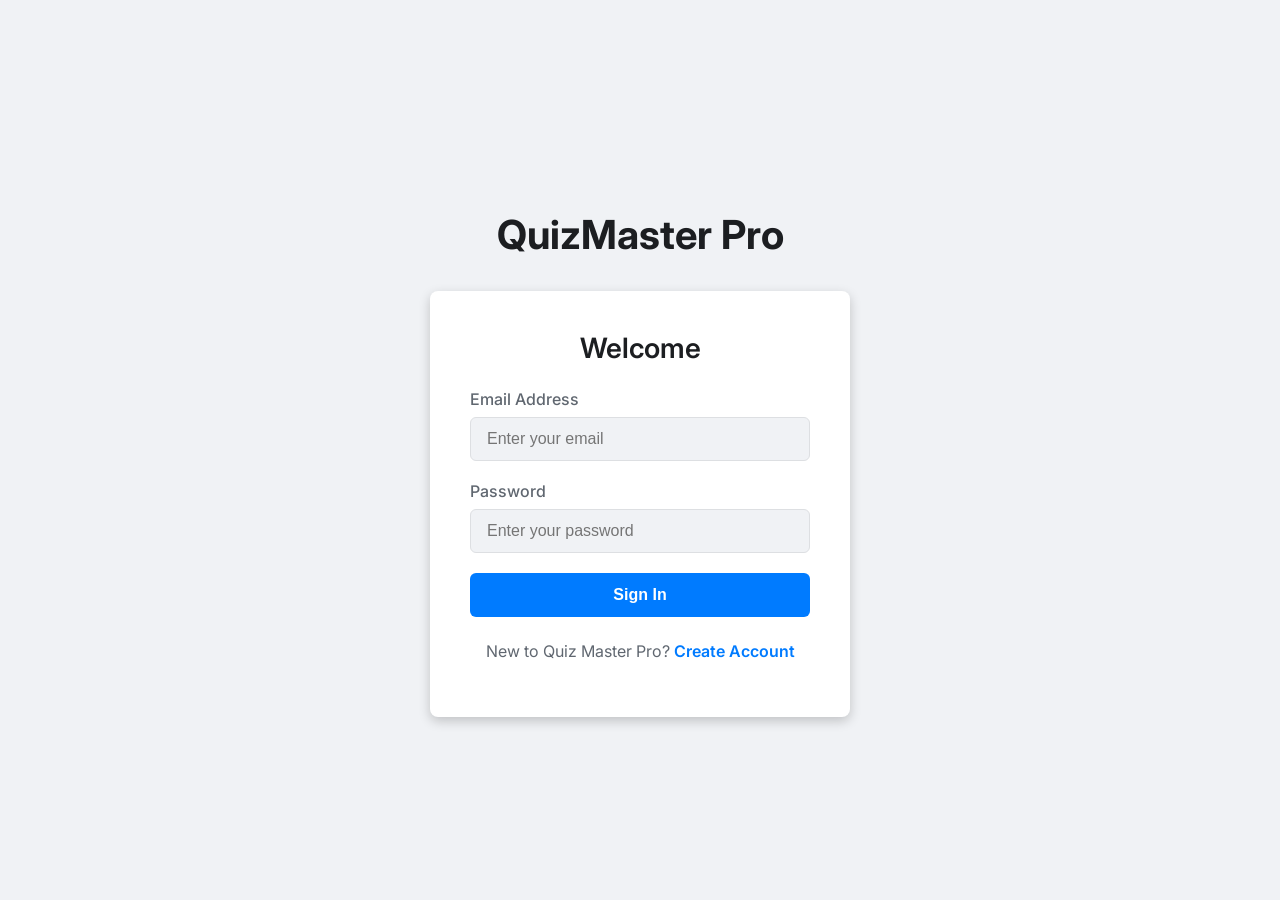
<file: index.html>
<!DOCTYPE html>
<html lang="en">
<head>
    <meta charset="UTF-8">
    <meta name="viewport" content="width=device-width, initial-scale=1.0">
    <title>QuizMaster Pro - Authentication</title>
    <link rel="preconnect" href="https://fonts.googleapis.com">
    <link rel="preconnect" href="https://fonts.gstatic.com" crossorigin>
    <link href="https://fonts.googleapis.com/css2?family=Inter:wght@400;500;600;700&display=swap" rel="stylesheet">
    <style>
        :root {
            --bg-primary: #f0f2f5;
            --bg-secondary: #ffffff;
            --text-primary: #1c1e21;
            --text-secondary: #606770;
            --border-color: #dddfe2;
            --primary-color: #007bff;
            --primary-color-hover: #0056b3;
            --success-color: #28a745;
            --error-color: #dc3545;
            --shadow-color-light: rgba(0, 0, 0, 0.1);
            --shadow-color-heavy: rgba(0, 0, 0, 0.2);
            --font-family: 'Inter', sans-serif;
            --border-radius: 8px;
        }


        *, *::before, *::after {
            box-sizing: border-box;
        }

        body {
            font-family: var(--font-family);
            background-color: var(--bg-primary);
            color: var(--text-primary);
            margin: 0;
            display: grid;
            place-items: center;
            min-height: 100vh;
            padding: 20px;
            transition: background-color 0.2s ease, color 0.2s ease;
        }
        
        .theme-switcher {
            position: absolute;
            top: 20px;
            right: 20px;
        }
        #theme-toggle-btn {
            background: var(--bg-secondary);
            border: 1px solid var(--border-color);
            border-radius: 50%;
            width: 40px;
            height: 40px;
            cursor: pointer;
            display: flex;
            align-items: center;
            justify-content: center;
            box-shadow: 0 2px 5px var(--shadow-color-light);
            transition: background-color 0.2s, border-color 0.2s;
        }
        #theme-toggle-btn svg {
            width: 20px;
            height: 20px;
            color: var(--text-primary);
        }
        #theme-toggle-btn .sun-icon { display: block; }
        #theme-toggle-btn .moon-icon { display: none; }

        [data-theme="dark"] #theme-toggle-btn .sun-icon { display: none; }
        [data-theme="dark"] #theme-toggle-btn .moon-icon { display: block; }
        

        .auth-container {
            width: 100%;
            max-width: 420px;
            text-align: center;
        }

        .auth-container h1 {
            font-size: 2.5rem;
            font-weight: 700;
            margin-bottom: 2rem;
            color: var(--text-primary);
        }

        .form-container {
            background-color: var(--bg-secondary);
            padding: 2.5rem;
            border-radius: var(--border-radius);
            box-shadow: 0 4px 12px var(--shadow-color-heavy);
            display: none;
            text-align: left;
            opacity: 0;
            transform: scale(0.98);
            transition: opacity 0.3s ease, transform 0.3s ease;
        }

        .form-container.active {
            display: block;
            opacity: 1;
            transform: scale(1);
        }

        .form-container h2 {
            margin-top: 0;
            margin-bottom: 1.5rem;
            font-size: 1.75rem;
            font-weight: 600;
            text-align: center;
        }

        .form-group {
            margin-bottom: 1.25rem;
        }

        .form-group label {
            display: block;
            font-weight: 500;
            margin-bottom: 0.5rem;
            color: var(--text-secondary);
        }

        .form-group input {
            width: 100%;
            padding: 0.75rem 1rem;
            border: 1px solid var(--border-color);
            border-radius: 6px;
            background-color: var(--bg-primary);
            color: var(--text-primary);
            font-size: 1rem;
            transition: border-color 0.2s ease, box-shadow 0.2s ease;
        }

        .form-group input:focus {
            outline: none;
            border-color: var(--primary-color);
            box-shadow: 0 0 0 3px color-mix(in srgb, var(--primary-color) 20%, transparent);
        }

        .btn {
            width: 100%;
            padding: 0.8rem 1rem;
            font-size: 1rem;
            font-weight: 600;
            color: #fff;
            background-color: var(--primary-color);
            border: none;
            border-radius: 6px;
            cursor: pointer;
            transition: background-color 0.2s ease, transform 0.1s ease;
            position: relative;
            overflow: hidden;
        }

        .btn:hover {
            background-color: var(--primary-color-hover);
        }
        
        .btn:active {
            transform: scale(0.98);
        }

        .btn.loading {
            color: transparent;
        }

        .btn.loading::after {
            content: '';
            position: absolute;
            width: 20px;
            height: 20px;
            top: 0;
            left: 0;
            right: 0;
            bottom: 0;
            margin: auto;
            border: 3px solid transparent;
            border-top-color: #fff;
            border-radius: 50%;
            animation: btn-loading-spinner 1s ease infinite;
        }
        
        @keyframes btn-loading-spinner {
            from { transform: rotate(0turn); }
            to { transform: rotate(1turn); }
        }

        #login-messages, #register-messages {
            margin-bottom: 1rem;
            text-align: center;
            font-weight: 500;
        }
        .error-message { color: var(--error-color); }
        .success-message { color: var(--success-color); }

        .toggle-form {
            margin-top: 1.5rem;
            text-align: center;
            color: var(--text-secondary);
        }

        .toggle-form a {
            color: var(--primary-color);
            font-weight: 600;
            text-decoration: none;
        }

        .toggle-form a:hover {
            text-decoration: underline;
        }
        
        .password-strength {
            height: 5px;
            background: var(--bg-primary);
            border-radius: 5px;
            margin-top: 8px;
            overflow: hidden;
        }

        .password-strength-bar {
            height: 100%;
            width: 0;
            transition: width 0.3s, background-color 0.3s;
        }

        .password-strength-bar.strength-weak { width: 25%; background-color: #e74c3c; }
        .password-strength-bar.strength-medium { width: 60%; background-color: #f39c12; }
        .password-strength-bar.strength-strong { width: 100%; background-color: #2ecc71; }
        
    </style>
</head>
<body>
    
    <div class="auth-container">
        <h1>QuizMaster Pro</h1>       
        <div id="login-form" class="form-container active">
            <h2>Welcome</h2>
            <div id="login-messages"></div>
            <form id="login">
                <div class="form-group">
                    <label for="login-email">Email Address</label>
                    <input type="email" id="login-email" placeholder="Enter your email" required>
                </div>
                <div class="form-group">
                    <label for="login-password">Password</label>
                    <input type="password" id="login-password" placeholder="Enter your password" required>
                </div>
                <button type="submit" class="btn" id="login-btn">Sign In</button>
            </form>
            <div class="toggle-form">
                <p>New to Quiz Master Pro? <a href="#" id="show-register">Create Account</a></p>
            </div>
        </div>
        
        <div id="register-form" class="form-container">
            <h2>Create Account</h2>
            <div id="register-messages"></div>
            <form id="register">
                <div class="form-group">
                    <label for="register-name">Full Name</label>
                    <input type="text" id="register-name" placeholder="Enter your full name" required>
                </div>
                <div class="form-group">
                    <label for="register-email">Email Address</label>
                    <input type="email" id="register-email" placeholder="Enter your email" required>
                </div>
                <div class="form-group">
                    <label for="register-password">Password</label>
                    <input type="password" id="register-password" placeholder="Create a strong password" required>
                    <div class="password-strength">
                        <div class="password-strength-bar" id="password-strength-bar"></div>
                    </div>
                </div>
                <div class="form-group">
                    <label for="confirm-password">Confirm Password</label>
                    <input type="password" id="confirm-password" placeholder="Confirm your password" required>
                </div>
                <button type="submit" class="btn" id="register-btn">Create Account</button>
            </form>
            <div class="toggle-form">
                <p>Already have an account? <a href="#" id="show-login">Sign In</a></p>
            </div>
        </div>
    </div>
    <script>
        const API_BASE_URL = "https://quizmaster-backend-cs3d.onrender.com"; 

        document.getElementById('show-register').addEventListener('click', function(e) {
            e.preventDefault();
            document.getElementById('login-form').classList.remove('active');
            document.getElementById('register-form').classList.add('active');
            clearMessages();
        });

        document.getElementById('show-login').addEventListener('click', function(e) {
            e.preventDefault();
            document.getElementById('register-form').classList.remove('active');
            document.getElementById('login-form').classList.add('active');
            clearMessages();
        });

        function showMessage(containerId, message, type = 'error') {
            const container = document.getElementById(containerId);
            const messageClass = type === 'success' ? 'success-message' : 'error-message';
            container.innerHTML = `<div class="${messageClass}">${message}</div>`;
            if (type === 'success') {
                setTimeout(() => { container.innerHTML = ''; }, 3000);
            }
        }

        function clearMessages() {
            document.getElementById('login-messages').innerHTML = '';
            document.getElementById('register-messages').innerHTML = '';
        }

        function checkPasswordStrength(password) {
            const strengthBar = document.getElementById('password-strength-bar');
            let strength = 0;
            if (password.length >= 8) strength++;
            if (/[A-Z]/.test(password)) strength++;
            if (/[0-9]/.test(password)) strength++;
            if (/[^A-Za-z0-9]/.test(password)) strength++;
            strengthBar.className = 'password-strength-bar';
            if (strength >= 1) strengthBar.classList.add('strength-weak');
            if (strength >= 3) strengthBar.classList.add('strength-medium');
            if (strength >= 4) strengthBar.classList.add('strength-strong');
        }

        document.getElementById('register-password').addEventListener('input', function() {
            checkPasswordStrength(this.value);
        });

        function setLoading(buttonId, loading) {
            const button = document.getElementById(buttonId);
            if (loading) {
                button.classList.add('loading');
                button.disabled = true;
            } else {
                button.classList.remove('loading');
                button.disabled = false;
            }
        }

        // LOGIN
        document.getElementById('login').addEventListener('submit', async function(e) {
            e.preventDefault();
            clearMessages();
            
            const email = document.getElementById('login-email').value;
            const password = document.getElementById('login-password').value;

            setLoading('login-btn', true);

            try {
                const response = await fetch(`${API_BASE_URL}/auth/login`, {
                    method: "POST",
                    headers: { "Content-Type": "application/json" },
                    body: JSON.stringify({ email, password })
                });

                const data = await response.json();
                if (response.ok) {
                    localStorage.setItem("token", data.token);

                    const userResponse = await fetch(`${API_BASE_URL}/users/me`, {
                        headers: { Authorization: `Bearer ${data.token}` }
                    });

                    if (!userResponse.ok) throw new Error("Failed to fetch user data");

                    const user = await userResponse.json();
                    
                    localStorage.setItem("user_role", user.role);
                    localStorage.setItem("user_name", user.name);
                    localStorage.setItem("user_id", user.id);

                    showMessage('login-messages', 'Login successful! Redirecting...', 'success');
                    setTimeout(() => {
                        if (user.role && user.role === 'admin') {
                            window.location.href = `./admin/admin_dashboard.html`;
                        } else {
                            window.location.href = `./users/user_dashboard.html`;
                        }
                    }, 1500);
                } else {
                    showMessage('login-messages', "Login failed: " + (data.detail || 'Invalid credentials'));
                }
            } catch (error) {
                showMessage('login-messages', "Server error. Please try again.");
                console.error(error);
            } finally {
                setLoading('login-btn', false);
            }
        });

        // REGISTER
        document.getElementById('register').addEventListener('submit', async function(e) {
            e.preventDefault();
            clearMessages();

            const name = document.getElementById('register-name').value;
            const email = document.getElementById('register-email').value;
            const password = document.getElementById('register-password').value;
            const confirmPassword = document.getElementById('confirm-password').value;

            if (password !== confirmPassword) {
                showMessage('register-messages', "Passwords do not match!");
                return;
            }

            setLoading('register-btn', true);

            try {
                const response = await fetch(`${API_BASE_URL}/auth/register`, {
                    method: "POST",
                    headers: { "Content-Type": "application/json" },
                    body: JSON.stringify({ name, email, password })
                });

                const data = await response.json();
                if (response.ok) {
                    showMessage('register-messages', "Registration successful! Redirecting to login...", 'success');
                    setTimeout(() => {
                        document.getElementById('register-form').classList.remove('active');
                        document.getElementById('login-form').classList.add('active');
                    }, 2000);
                } else {
                    showMessage('register-messages', "Registration failed: " + (data.detail || 'Please try again'));
                }
            } catch (error) {
                showMessage('register-messages', "Server error. Please try again.");
                console.error(error);
            } finally {
                setLoading('register-btn', false);
            }
        });
    </script>
</body>
</html>
</file>
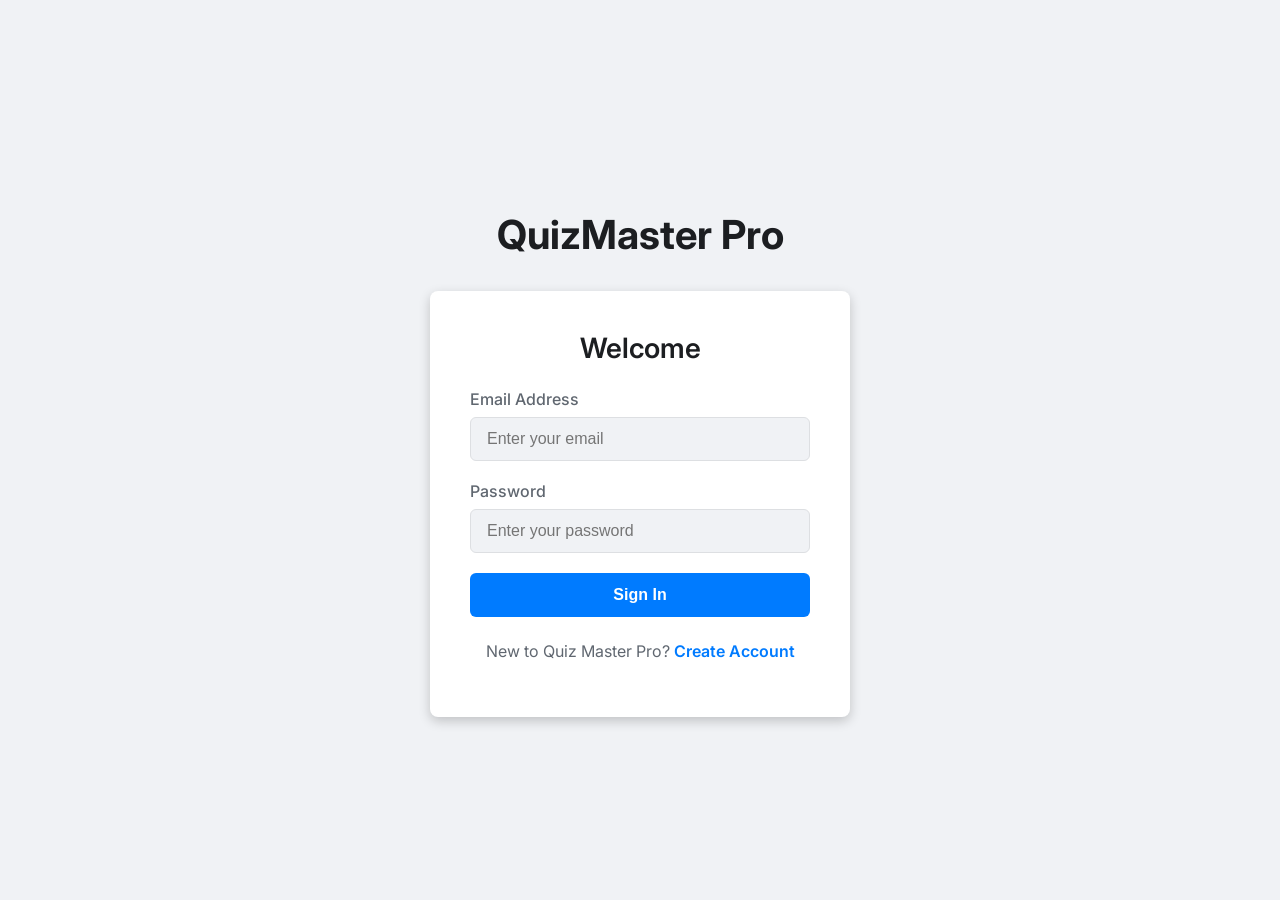
<file: admin/chapters.html>
<!DOCTYPE html>
<html lang="en">
<head>
  <meta charset="UTF-8" />
  <meta name="viewport" content="width=device-width, initial-scale=1.0"/>
  <title>Chapter Management - QuizMaster Pro</title>
  <link rel="stylesheet" href="css/styles.css" />
</head>
<body>
  
  <div class="sidebar">
    <h2>QuizMaster Pro</h2>
    <ul>
      <li><a href="admin_dashboard.html">Dashboard</a></li>
      <li><a href="subjects.html">Subjects</a></li>
      <li><a href="chapters.html" class="active">Chapters</a></li>
      <li><a href="quizzes.html">Quizzes</a></li>
      <li><a href="allusers.html">Users</a></li>
      <li><a href="#" onclick="logout()">Logout</a></li>
    </ul>
  </div>
  
  <div class="main-content">
    <header>
    <!-- ▼▼▼ WRAP THE TEXT IN THIS DIV ▼▼▼ -->
    <div class="header-content">
        <h1>Chapter Management</h1>
        <p>Organize subjects into distinct chapters.</p>
    </div>
    <!-- ▲▲▲ END OF WRAPPER ▲▲▲ -->

    <button id="hamburger-btn" class="hamburger-btn">
        <span></span>
        <span></span>
        <span></span>
    </button>
</header>

    <div class="content-wrapper">
      <div class="top-actions">
          <button id="openAddChapterModal" class="btn btn-primary">
            <span>+</span> Add New Chapter
          </button>
      </div>

      <div class="table-container">
        <table>
          <thead>
            <tr>
              <th>Chapter</th>
              <th>Subject</th>
              <th>Actions</th>
            </tr>
          </thead>
          <tbody id="chapter-table-body">
          </tbody>
        </table>
      </div>
    </div>
  </div>

  <div id="chapterModal" class="modal hidden">
    <div class="modal-overlay" onclick="closeChapterModal()"></div>
    <div class="modal-content">
      <div class="modal-header">
        <h2 id="chapterModalTitle">Add New Chapter</h2>
        <button class="close-btn" onclick="closeChapterModal()">×</button>
      </div>
      <form id="chapterForm" class="modal-form">
        <input type="hidden" id="chapterId" />
        <div class="form-group">
          <label for="chapterName">Chapter Name</label>
          <input type="text" id="chapterName" placeholder="Enter chapter name" required />
        </div>
        <div class="form-group">
          <label for="chapterSubject">Subject</label>
          <select id="chapterSubject" required>
          </select>
        </div>
        <div class="modal-actions">
          <button type="button" class="btn btn-secondary" onclick="closeChapterModal()">Cancel</button>
          <button type="submit" class="btn btn-success">Save Chapter</button>
        </div>
      </form>
    </div>
  </div>

  <script src="js/chapters.js"></script>
</body>
</html>
</file>
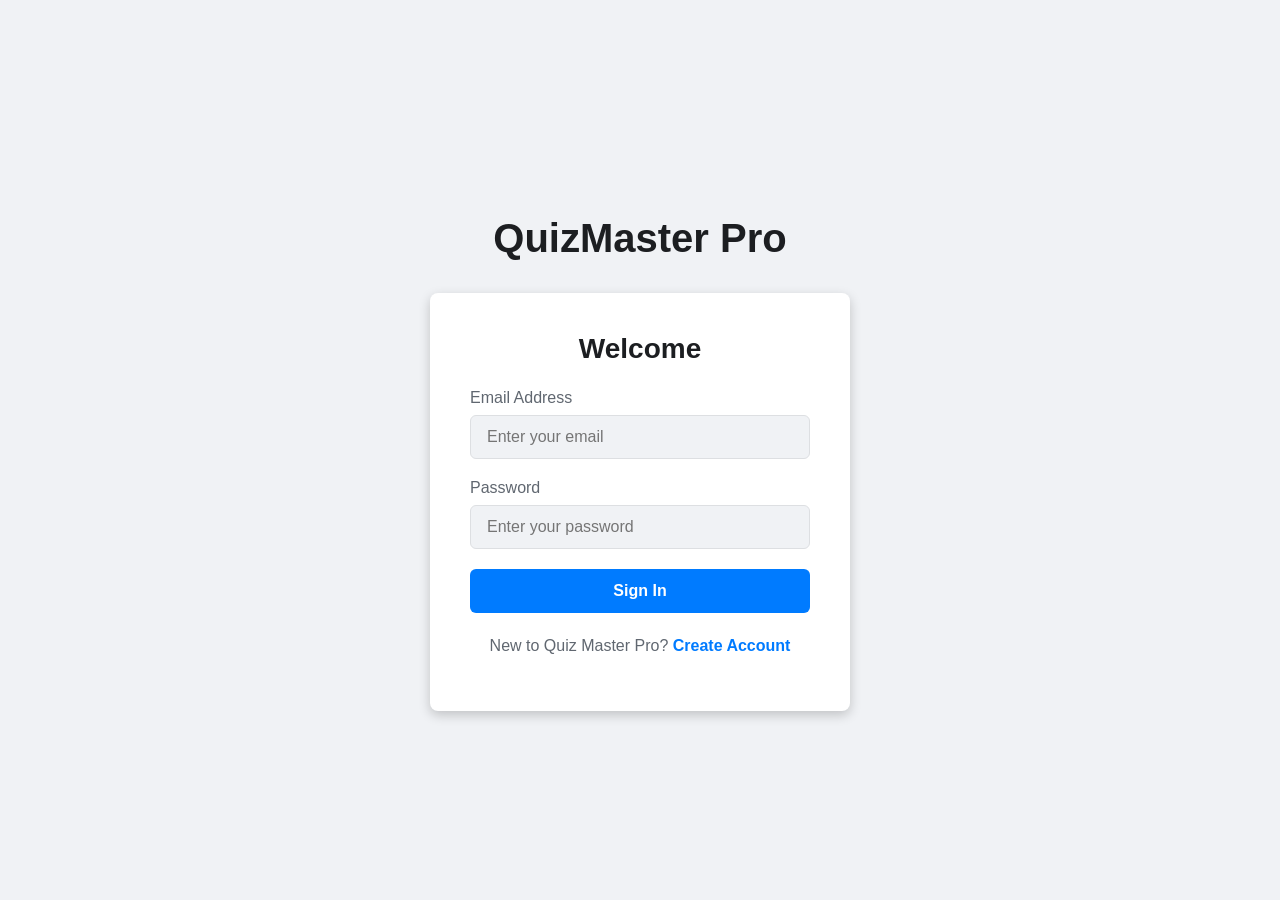
<file: admin/quizzes.html>
<!DOCTYPE html>
<html lang="en">
<head>
  <meta charset="UTF-8" />
  <meta name="viewport" content="width=device-width, initial-scale=1.0"/>
  <title>Quiz Management - QuizMaster Pro</title>
  <link rel="stylesheet" href="css/styles.css" />
</head>
<body>

  <div class="sidebar">
    <h2>QuizMaster Pro</h2>
    <ul>
      <li><a href="admin_dashboard.html">Dashboard</a></li>
      <li><a href="subjects.html">Subjects</a></li>
      <li><a href="chapters.html">Chapters</a></li>
      <li><a href="quizzes.html" class="active">Quizzes</a></li>
      <li><a href="allusers.html">Users</a></li>
      <li><a href="#" onclick="logout()">Logout</a></li>
    </ul>
  </div>

  <div class="main-content">
    <header>
    <!-- ▼▼▼ WRAP THE TEXT IN THIS DIV ▼▼▼ -->
    <div class="header-content">
        <h1>Quiz Management</h1>
        <p>Create, edit, and manage all manual and AI-generated quizzes.</p>
    </div>
    <!-- ▲▲▲ END OF WRAPPER ▲▲▲ -->

    <button id="hamburger-btn" class="hamburger-btn">
        <span></span>
        <span></span>
        <span></span>
    </button>
</header>

    <div class="content-wrapper">
      <div class="top-actions">
        <button id="openAddQuizModal" class="btn btn-primary">Create Manual Quiz</button>
        <button id="openAIModalBtn" class="btn btn-info">Create with AI</button>
      </div>

      <div class="table-container">
        <table>
          <thead>
            <tr>
              <th>Quiz Title</th>
              <th>Origin</th>
              <th>Subject</th>
              <th>Chapter</th>
              <th>Actions</th>
            </tr>
          </thead>
          <tbody id="quiz-table-body">
          </tbody>
        </table>
      </div>
    </div>
  </div>

  <div id="addQuizModal" class="modal hidden">
    <div class="modal-overlay" onclick="closeAddQuizModal()"></div>
    <div class="modal-content">
      <div class="modal-header">
        <h2 id="manualQuizModalTitle">Create/Edit Quiz</h2>
        <button class="close-btn" onclick="closeAddQuizModal()">×</button>
      </div>
      <form id="createQuizForm" class="modal-form">
        <div class="form-group"><label for="quizTitle">Quiz Title</label><input type="text" id="quizTitle" placeholder="Enter quiz title" required /></div>
        <div class="form-group"><label for="quizSubject">Subject</label><select id="quizSubject" required></select></div>
        <div class="form-group"><label for="quizChapter">Chapter</label><select id="quizChapter" required></select></div>
        <div class="modal-actions">
          <button type="button" class="btn btn-secondary" onclick="closeAddQuizModal()">Cancel</button>
          <button type="submit" class="btn btn-success">Save Quiz</button>
        </div>
      </form>
    </div>
  </div>

  <div id="aiModal" class="modal hidden">
    <div class="modal-overlay" onclick="closeAIModal()"></div>
    <div class="modal-content">
      <div class="modal-header">
        <h2>Create Quiz with AI</h2>
        <button class="close-btn" onclick="closeAIModal()">×</button>
      </div>
      <form id="createAIQuizForm" class="modal-form">
        <div class="form-group"><label for="subjectSelect">Subject</label><select id="subjectSelect" required><option value="">-- Select Subject --</option></select></div>
        <div class="form-group"><label for="chapterSelect">Chapter</label><select id="chapterSelect" required><option value="">-- Select Chapter --</option></select></div>
        <div class="form-group"><label for="numMCQs">Number of MCQs</label><input type="number" id="numMCQs" min="0" value="3" required /></div>
        <div class="form-group"><label for="numMSQs">Number of MSQs</label><input type="number" id="numMSQs" min="0" value="2" required /></div>
        <div class="form-group"><label for="marksPerQuestion">Marks Per Question</label><input type="number" id="marksPerQuestion" min="1" value="1" required /></div>
        <div class="form-group"><label for="fileUpload">Upload Supporting File (PDF/TEXT/DOCX/PPTX)</label><input type="file" id="fileUpload" accept=".pdf,.txt,.pptx,.docx,.doc" required /></div>
        <div class="modal-actions">
          <button type="button" class="btn btn-secondary" onclick="closeAIModal()">Cancel</button>
          <button type="submit" class="btn btn-success" id="generateQuizBtn">Generate Quiz</button>
        </div>
      </form>
    </div>
  </div>

  <div id="questionsPreviewModal" class="modal hidden large-modal">
    <div class="modal-overlay" onclick="closeQuestionsPreviewModal()"></div>
    <div class="modal-content">
      <div class="modal-header">
        <h2 id="previewTitle">Generated Questions Preview</h2>
        <button class="close-btn" onclick="closeQuestionsPreviewModal()">×</button>
      </div>
      <div id="generatedQuestionsContainer" class="modal-body">
        <div id="questionsPreviewList" class="question-preview-list">
        </div>
      </div>
      <div class="modal-actions">
        <button type="button" class="btn btn-secondary" onclick="closeQuestionsPreviewModal()">Cancel</button>
        <button type="button" id="submitAIQuizBtn" class="btn btn-success">Save Quiz to Database</button>
      </div>
    </div>
  </div>

  <div id="questionModal" class="modal hidden large-modal">
    <div class="modal-overlay" onclick="closeQuestionModal()"></div>
    <div class="modal-content">
      <div class="modal-header">
        <h2>Add Manual Questions</h2>
        <button class="close-btn" onclick="closeQuestionModal()">×</button>
      </div>
      <div class="modal-body">
        <form id="questionForm">
            <div class="form-group"><label for="questionText">Question Text</label><textarea id="questionText" required></textarea></div>
            <div class="form-group"><label for="questionType">Question Type</label><select id="questionType" required><option value="mcq">MCQ (Single Correct)</option><option value="msq">MSQ (Multiple Correct)</option></select></div>
            <div class="form-group"><label for="questionMarks">Marks</label><input type="number" id="questionMarks" value="1" min="1" required /></div>
            <div class="form-group"><label>Options</label><div id="optionsContainer"></div><button type="button" id="addOptionBtn" class="btn btn-secondary btn-sm">+ Add Option</button></div>
            <button type="button" id="addQuestionToBuffer" class="btn btn-primary">Add Question to List</button>
        </form>
        <hr style="margin: 20px 0;">
        <h3>Questions to be Submitted</h3>
        <div id="questionPreviewList" class="question-preview-list" style="max-height: 250px; overflow-y: auto;"></div>
        <button type="button" id="undoLastQuestion" class="btn btn-warning btn-sm" style="margin-top:10px;">↩️ Undo Last</button>
      </div>
      <div class="modal-actions">
        <button type="button" class="btn btn-secondary" onclick="closeQuestionModal()">Cancel</button>
        <button type="button" id="submitQuizQuestions" class="btn btn-success">✅ Submit All Questions</button>
      </div>
    </div>
  </div>

  <script src="js/quizzes.js"></script>
</body>
</html>
</file>
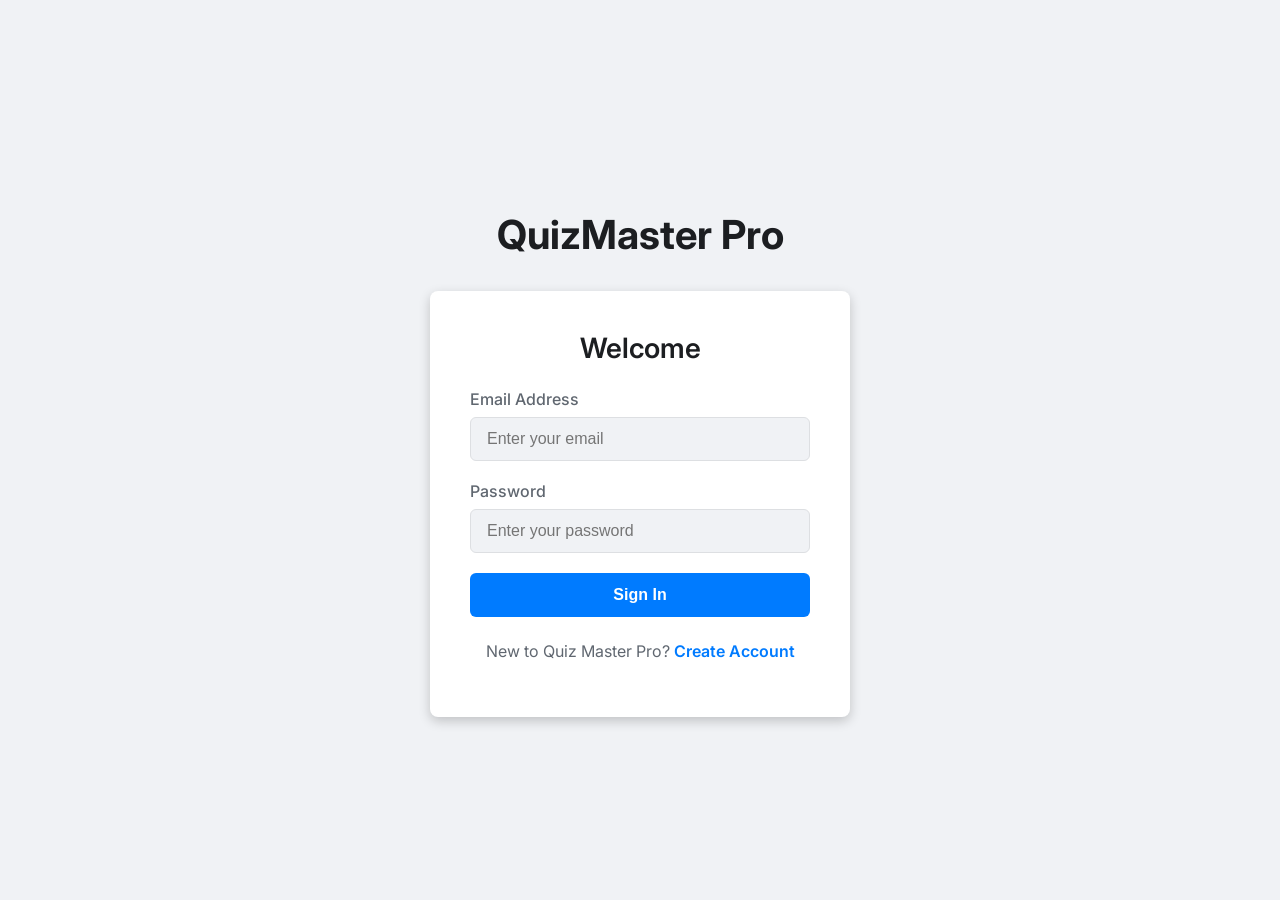
<file: admin/subjects.html>
<!DOCTYPE html>
<html lang="en">
<head>
  <meta charset="UTF-8" />
  <meta name="viewport" content="width=device-width, initial-scale=1.0"/>
  <title>Subjects Management - QuizMaster Pro</title>
  <link rel="stylesheet" href="css/styles.css" />
</head>
<body>
  
  <div class="sidebar">
    <h2>QuizMaster Pro</h2>
    <ul>
      <li><a href="admin_dashboard.html">Dashboard</a></li>
      <li><a href="subjects.html" class="active">Subjects</a></li>
      <li><a href="chapters.html">Chapters</a></li>
      <li><a href="quizzes.html">Quizzes</a></li>
      <li><a href="allusers.html">Users</a></li>
      <li><a href="#" onclick="logout()">Logout</a></li>
    </ul>
  </div>

  <div class="main-content">
    <header>
    <!-- ▼▼▼ WRAP THE TEXT IN THIS DIV ▼▼▼ -->
    <div class="header-content">
        <h1>Subjects Management</h1>
        <p>Add, edit, and manage all course subjects.</p>
    </div>
    <!-- ▲▲▲ END OF WRAPPER ▲▲▲ -->

    <button id="hamburger-btn" class="hamburger-btn">
        <span></span>
        <span></span>
        <span></span>
    </button>
</header>

    <div class="content-wrapper">
        <div class="top-actions">
            <button id="openAddSubjectModal" class="btn btn-primary">
              <span>+</span> Add New Subject
            </button>
        </div>

        <div class="table-container">
            <table>
              <thead>
                <tr>
                  <th>Subject Name</th>
                  <th>Description</th>
                  <th>Actions</th>
                </tr>
              </thead>
              <tbody id="subject-table-body">
                <!-- Dynamic content will be loaded here -->
              </tbody>
            </table>
        </div>
    </div>
  </div>

  <!-- Unified Add/Edit Subject Modal -->
  <div id="subjectModal" class="modal hidden">
    <div class="modal-overlay" onclick="closeSubjectModal()"></div>
    <div class="modal-content">
      <div class="modal-header">
        <h2 id="subjectModalTitle">Add New Subject</h2>
        <button class="close-btn" onclick="closeSubjectModal()">×</button>
      </div>
      <form id="subjectForm" class="modal-form">
        <input type="hidden" id="subjectId">
        <div class="form-group">
          <label for="subjectName">Subject Name</label>
          <input type="text" id="subjectName" placeholder="e.g., Python Programming" required>
        </div>
        <div class="form-group">
          <label for="subjectDescription">Description</label>
          <textarea id="subjectDescription" placeholder="A brief description of the subject"></textarea>
        </div>
        <div class="modal-actions">
          <button type="button" class="btn btn-secondary" onclick="closeSubjectModal()">Cancel</button>
          <button type="submit" class="btn btn-success">Save Subject</button>
        </div>
      </form>
    </div>
  </div>

  <script src="js/subjects.js"></script>
</body>
</html>
</file>
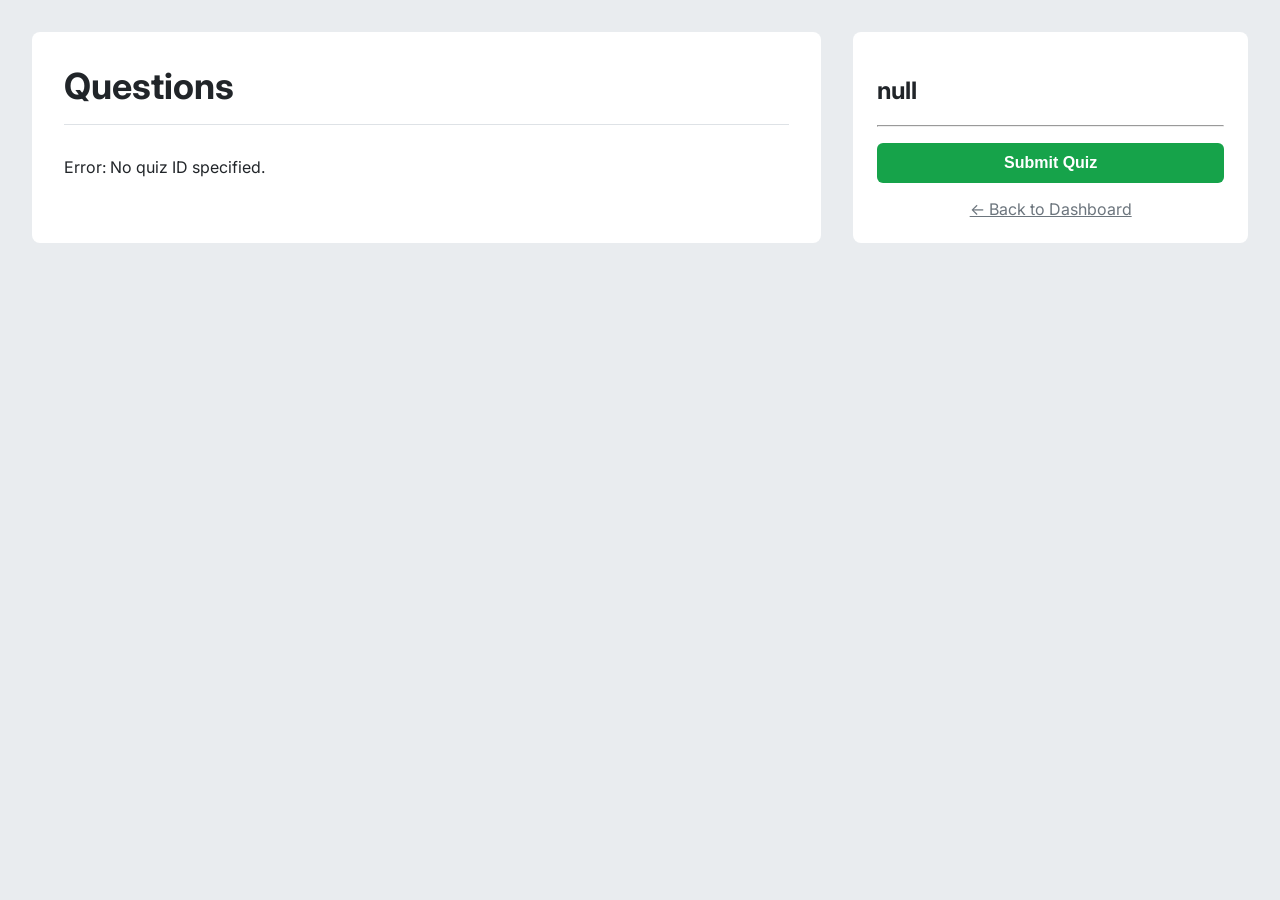
<file: users/quiz_attempt.html>
<!DOCTYPE html>
<html lang="en">
<head>
  <meta charset="UTF-8" />
  <meta name="viewport" content="width=device-width, initial-scale=1.0"/>
  <title>Attempt Quiz - QuizMaster Pro</title>
  <link rel="stylesheet" href="css/styles.css" />
</head>
<body class="quiz-attempt-page"> 

  <div class="quiz-container">
    <div class="quiz-main-panel">
        <header>
          <h1>Questions</h1>
        </header>
        <form id="quiz-form">
          <div id="questions-container">
            <div class="loading-spinner"></div>
          </div>
        </form>
    </div>

    <aside class="quiz-sidebar">
        <div class="quiz-sidebar-content">
            <h2 id="quiz-title">Loading Quiz...</h2>
            <div id="attempt-history"></div>
            <hr/>
            <div id="result" class="hidden"></div>
            
            <div class="form-actions">
              <button type="submit" form="quiz-form" class="btn btn-success">Submit Quiz</button>
              <button id="reattempt-btn" class="btn hidden">🔁 Re-Attempt Quiz</button>
            </div>
            <a href="user_dashboard.html" class="back-link">← Back to Dashboard</a>
        </div>
    </aside>
  </div>
  

  <script src="js/quiz_attempt.js"></script>
</body>
</html>
</file>
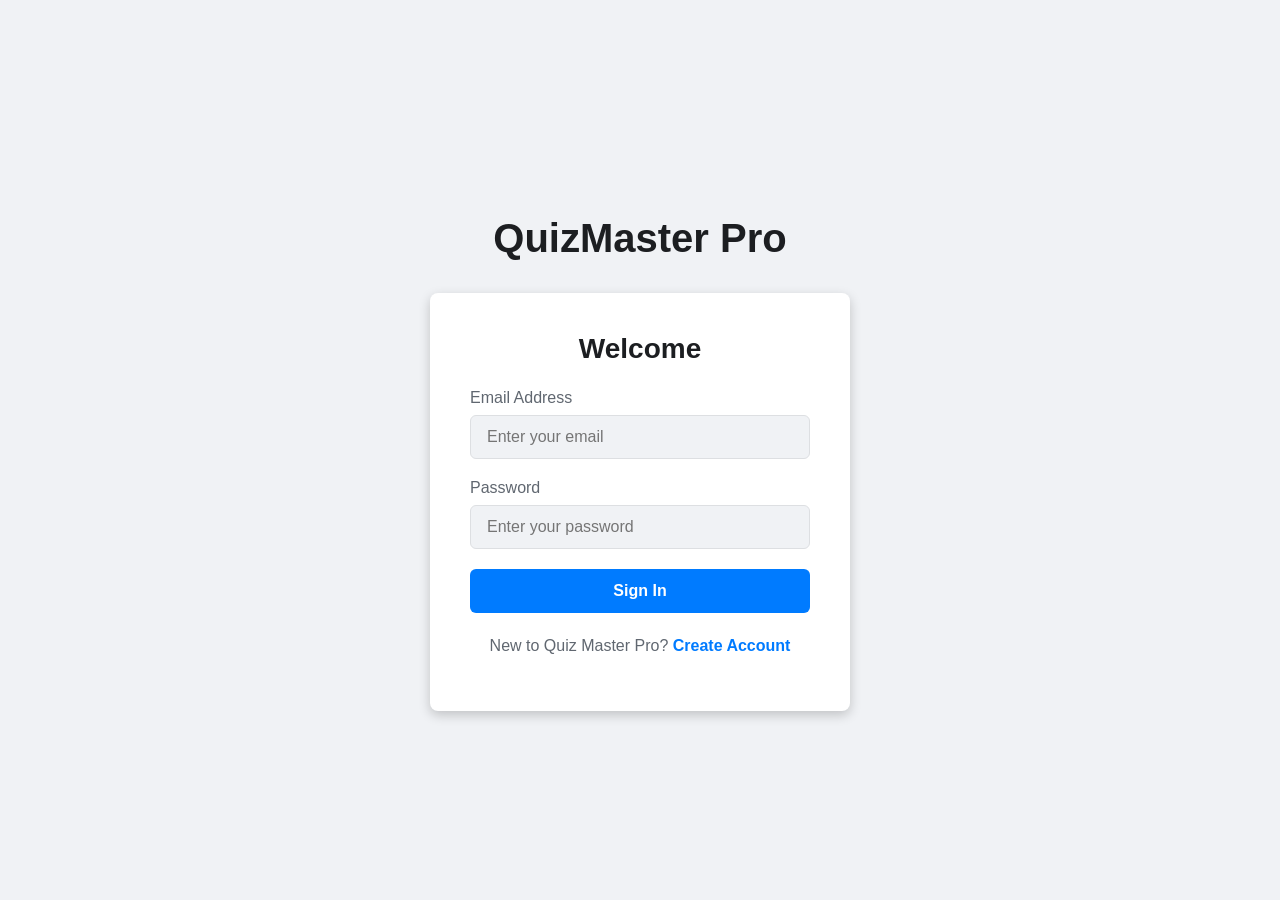
<file: users/quiz_history.html>
<!DOCTYPE html>
<html lang="en">
<head>
  <meta charset="UTF-8" />
  <meta name="viewport" content="width=device-width, initial-scale=1.0"/>
  <title>Quiz History - QuizMaster Pro</title>
  <link rel="stylesheet" href="css/styles.css" />
</head>
<body>

  <div class="sidebar">
    <h2>QuizMaster Pro</h2>
    <ul>
      <li><a href="user_dashboard.html">Dashboard</a></li>
      <li><a href="quiz_history.html" class="active">My History</a></li>
      <li><a href="performance_summary.html">Performance</a></li>
    </ul>
    <button class="logout-btn" onclick="logout()">Logout</button>
  </div>

  <div class="main-content">
    <header>
    <!-- ▼▼▼ WRAP THE TEXT IN THIS DIV ▼▼▼ -->
    <div class="header-content">
        <h1>Your Quiz History</h1>
        <p>Review your past attempts, scores, and request re-attempts if needed.</p>
    </div>
    <!-- ▲▲▲ END OF WRAPPER ▲▲▲ -->

    <button id="hamburger-btn" class="hamburger-btn">
        <span></span>
        <span></span>
        <span></span>
    </button>
</header>

    <div class="content-wrapper">
      <div id="attempts-container" class="history-list">
          <div class="loading-spinner"></div>
      </div>
    </div>
  </div>
  

  <script src="js/quiz_history.js"></script>
</body>
</html>
</file>
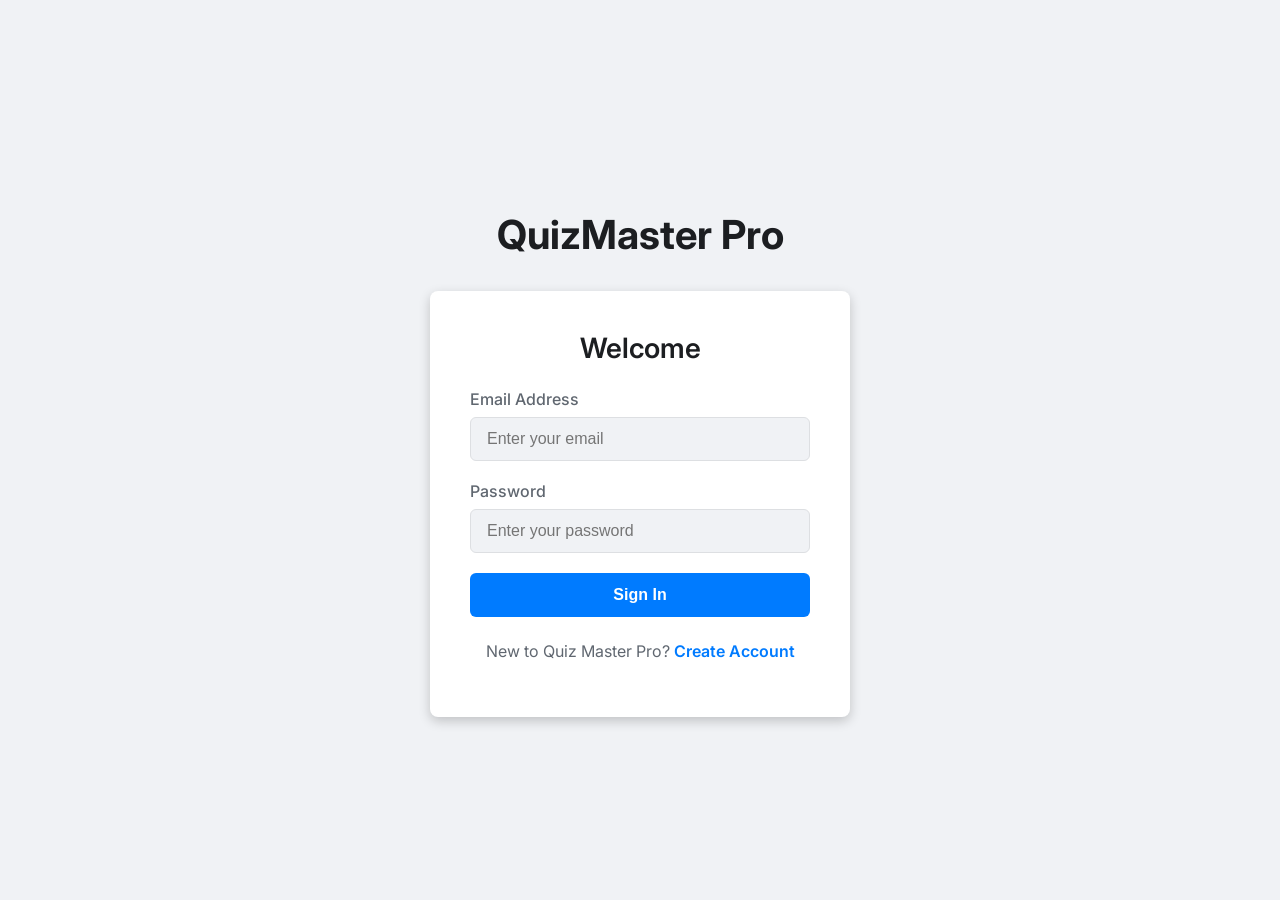
<file: users/user_dashboard.html>
<!DOCTYPE html>
<html lang="en">
<head>
  <meta charset="UTF-8" />
  <meta name="viewport" content="width=device-width, initial-scale=1.0"/>
  <title>Dashboard - QuizMaster Pro</title>
  <link rel="stylesheet" href="css/styles.css" />
</head>
<body>
  <div class="sidebar">
    <h2>QuizMaster Pro</h2>
    <ul>
      <li><a href="user_dashboard.html" class="active">Dashboard</a></li>
      <li><a href="quiz_history.html">My History</a></li>
      <li><a href="performance_summary.html">Performance</a></li>
    </ul>
    <button class="logout-btn" onclick="logout()">Logout</button>
  </div>

  <div class="main-content">
    <header>
    <!-- ▼▼▼ WRAP THE TEXT IN THIS DIV ▼▼▼ -->
    <div class="header-content">
        <h1>Welcome, <span id="user-name">User</span>!</h1>
        <p>Choose a subject to start learning and attempting quizzes.</p>
    </div>
    <!-- ▲▲▲ END OF WRAPPER ▲▲▲ -->

    <button id="hamburger-btn" class="hamburger-btn">
        <span></span>
        <span></span>
        <span></span>
    </button>
</header>
    <div class="content-wrapper">
        <section>
          <h2>Choose a Subject</h2>
          <div id="subject-container" class="subject-card-grid"> 
            <p>Loading subjects...</p>
          </div>
        </section>

        <section id="chapter-quiz-section" class="hidden">
            <h2 id="selected-subject-title"></h2>
            <div class="chapter-tabs-container">
                <div id="chapter-tabs" class="chapter-tabs"></div>
            </div>
            <div class="quiz-section">
                <h3>Available Quizzes</h3>
                <ul id="quiz-list" class="quiz-list"></ul>
            </div>
        </section>
    </div>
  </div>

  <script src="js/user_dashboard.js"></script>
</body>
</html>
</file>
<file: admin/css/styles.css>
@import url('https://fonts.googleapis.com/css2?family=Inter:wght@400;500;600;700&display=swap');

:root {
    --bg-primary: #F3F4F6; 
    --bg-secondary: #FFFFFF; 
    --bg-tertiary: #E5E7EB;
    --bg-sidebar: #111827; 
    
    --text-primary: #1F2937; 
    --text-secondary: #6B7280; 
    --text-on-sidebar: #D1D5DB;
    --text-on-sidebar-active: #FFFFFF;
    
    --border-color: #E5E7EB;
    --shadow-color: rgba(0, 0, 0, 0.05);
    
    --primary-color: #3B82F6;
    --primary-color-hover: #2563EB;
    --success-color: #10B981;
    --danger-color: #EF4444;
    --warning-color: #F59E0B;
    --info-color: #0EA5E9;
    --secondary-btn-bg: #6B7280;
    --secondary-btn-hover: #4B5563;

    --font-family: 'Inter', -apple-system, BlinkMacSystemFont, "Segoe UI", Roboto, "Helvetica Neue", Arial, sans-serif;
    --border-radius: 8px;
    --shadow-sm: 0 1px 2px 0 var(--shadow-color);
    --shadow-md: 0 4px 6px -1px var(--shadow-color), 0 2px 4px -2px var(--shadow-color);
    --sidebar-width: 260px;
}
*, *::before, *::after {
    box-sizing: border-box;
}

body {
    margin: 0;
    font-family: var(--font-family);
    background-color: var(--bg-primary);
    color: var(--text-primary);
    transition: background-color 0.2s ease-in-out, color 0.2s ease-in-out;
}

a {
    color: var(--primary-color);
    text-decoration: none;
}
a:hover {
    text-decoration: underline;
}

.sidebar {
    width: var(--sidebar-width);
    height: 100vh;
    position: fixed;
    top: 0;
    left: 0;
    background-color: var(--bg-sidebar);
    padding: 2rem 1.5rem;
    display: flex;
    flex-direction: column;
}

.sidebar h2 {
    color: var(--text-on-sidebar-active);
    margin: 0 0 2.5rem 0;
    font-size: 1.5rem;
    text-align: center;
}

.sidebar ul {
    list-style-type: none;
    padding: 0;
    margin: 0;
    flex-grow: 1;
}

.sidebar ul li a {
    display: flex;
    align-items: center;
    gap: 1rem;
    color: var(--text-on-sidebar);
    padding: 0.8rem 1rem;
    margin-bottom: 0.5rem;
    border-radius: 6px;
    font-weight: 500;
    transition: background-color 0.2s, color 0.2s;
    text-decoration: none;
}

.sidebar ul li a:hover {
    background-color: #374151;
    color: var(--text-on-sidebar-active);
}

.sidebar ul li a.active {
    background-color: var(--primary-color);
    color: var(--text-on-sidebar-active);
    font-weight: 600;
}

.main-content {
    margin-left: var(--sidebar-width);
    padding: 2.5rem;
}

.main-content header {
    display: flex;
    justify-content: space-between;
    align-items: flex-start;
    margin-bottom: 2rem;
    border-bottom: 1px solid var(--border-color);
    padding-bottom: 1.5rem;
    flex-wrap: wrap;
    gap: 1rem;
}

.header-left h1 {
    margin: 0;
    font-size: 2rem;
    font-weight: 700;
}

.header-left p {
    margin: 0.25rem 0 0;
    color: var(--text-secondary);
}

#theme-toggle-btn {
    background: var(--bg-secondary);
    border: 1px solid var(--border-color);
    border-radius: 50%;
    width: 40px;
    height: 40px;
    cursor: pointer;
    display: flex;
    align-items: center;
    justify-content: center;
    box-shadow: var(--shadow-sm);
    transition: all 0.2s;
}
#theme-toggle-btn:hover {
    border-color: var(--primary-color);
}
#theme-toggle-btn svg { width: 20px; height: 20px; color: var(--text-primary); }
#theme-toggle-btn .sun-icon { display: block; }
#theme-toggle-btn .moon-icon { display: none; }
[data-theme="dark"] #theme-toggle-btn .sun-icon { display: none; }
[data-theme="dark"] #theme-toggle-btn .moon-icon { display: block; }


.btn { display: inline-flex; align-items: center; gap: 0.5rem; padding: 0.6rem 1.2rem; font-size: 0.9rem; font-weight: 600; border-radius: 6px; border: 1px solid transparent; cursor: pointer; transition: all 0.2s; text-decoration: none !important; }
.btn-primary { background-color: var(--primary-color); color: white; }
.btn-primary:hover { background-color: var(--primary-color-hover); }
.btn-secondary { background-color: var(--secondary-btn-bg); color: white; }
.btn-secondary:hover { background-color: var(--secondary-btn-hover); }
.btn-success { background-color: var(--success-color); color: white; }
.btn-danger { background-color: var(--danger-color); color: white; }
.btn-warning { background-color: var(--warning-color); color: white; }
.btn-info { background-color: var(--info-color); color: white; }
.btn-success:hover, .btn-danger:hover, .btn-warning:hover, .btn-info:hover { opacity: 0.9; }
.btn-sm { font-size: 0.8rem; padding: 0.3rem 0.6rem; }
.remove-btn, .btn-remove-option { background: var(--danger-color); color: white; border: none; border-radius: 50%; width: 20px; height: 20px; display: flex; align-items: center; justify-content: center; font-size: 1rem; cursor: pointer; transition: transform 0.2s; }
.remove-btn:hover, .btn-remove-option:hover { transform: scale(1.1); }

.badge { padding: 0.25em 0.6em; font-size: 0.75rem; font-weight: 700; line-height: 1; text-align: center; white-space: nowrap; vertical-align: baseline; border-radius: 0.375rem; color: #fff; }
.badge-ai { background-color: var(--info-color); }
.badge-manual { background-color: var(--secondary-btn-bg); }
.badge-admin { background-color: var(--danger-color); }
.badge-user { background-color: var(--success-color); }

.table-container { background-color: var(--bg-secondary); border-radius: var(--border-radius); box-shadow: var(--shadow-md); overflow-x: auto; }
table { width: 100%; border-collapse: collapse; }
table thead { background-color: var(--bg-tertiary); }
table th, table td { padding: 1rem 1.25rem; text-align: left; border-bottom: 1px solid var(--border-color); }
table th { font-weight: 600; font-size: 0.8rem; text-transform: uppercase; letter-spacing: 0.05em; color: var(--text-secondary); }
table tbody tr { transition: background-color 0.15s ease-in-out; }
table tbody tr:last-child td { border-bottom: none; }
table tbody tr:hover { background-color: color-mix(in srgb, var(--bg-tertiary) 50%, transparent); }
td.actions { display: flex; gap: 0.5rem; }

.modal { position: fixed; inset: 0; z-index: 1000; display: flex; align-items: center; justify-content: center; }
.modal-overlay { position: absolute; inset: 0; background-color: rgba(0, 0, 0, 0.6); backdrop-filter: blur(4px); }
.modal-content { background-color: var(--bg-secondary); border-radius: var(--border-radius); box-shadow: 0 10px 25px rgba(0,0,0,0.2); width: 90%; max-width: 550px; z-index: 1001; display: flex; flex-direction: column; max-height: 90vh; }
.modal.large-modal .modal-content { max-width: 900px; }
.modal-header { display: flex; justify-content: space-between; align-items: center; padding: 1.25rem 1.75rem; border-bottom: 1px solid var(--border-color); flex-shrink: 0; }
.modal-header h2 { margin: 0; font-size: 1.25rem; }
.close-btn { background: none; border: none; font-size: 1.75rem; cursor: pointer; color: var(--text-secondary); line-height: 1; }
.modal-form, .modal-body { padding: 1.75rem; overflow-y: auto; }
.modal-actions { display: flex; justify-content: flex-end; gap: 0.75rem; padding: 1.25rem 1.75rem; background-color: var(--bg-tertiary); border-top: 1px solid var(--border-color); border-bottom-left-radius: var(--border-radius); border-bottom-right-radius: var(--border-radius); flex-shrink: 0; }
.modal-title-input { background: transparent; border: none; font-size: 1.25rem; font-weight: bold; width: 100%; padding: 5px; color: var(--text-primary); border-bottom: 2px dashed var(--border-color); }
.modal-title-input:focus { outline: none; border-bottom: 2px solid var(--primary-color); }


.form-group { margin-bottom: 1.25rem; }
.form-group label { display: block; font-weight: 500; margin-bottom: 0.5rem; color: var(--text-primary); }
.form-group input[type="text"], .form-group input[type="email"], .form-group input[type="password"], .form-group input[type="number"], .form-group textarea, .form-group select { width: 100%; padding: 0.65rem 1rem; border: 1px solid var(--border-color); border-radius: 6px; background-color: var(--bg-primary); color: var(--text-primary); font-size: 0.95rem; transition: all 0.2s; }
.form-group input:focus, .form-group textarea:focus, .form-group select:focus { outline: none; border-color: var(--primary-color); box-shadow: 0 0 0 3px color-mix(in srgb, var(--primary-color) 20%, transparent); }
.form-group textarea { min-height: 100px; resize: vertical; }

.hidden { display: none !important; }

.notification { position: fixed; top: 20px; right: 20px; color: white; padding: 15px 20px; border-radius: var(--border-radius); box-shadow: 0 4px 15px rgba(0,0,0,0.2); z-index: 10001; font-family: var(--font-family); transition: all 0.5s; }
.notification.success { background-color: var(--success-color); }
.notification.error { background-color: var(--danger-color); }

.loading-spinner { border: 4px solid var(--bg-tertiary); border-top: 4px solid var(--primary-color); border-radius: 50%; width: 40px; height: 40px; animation: spin 1s linear infinite; margin: 40px auto; }
@keyframes spin { 0% { transform: rotate(0deg); } 100% { transform: rotate(360deg); } }


.stats-grid, #stats-grid-admin { display: grid; grid-template-columns: repeat(auto-fit, minmax(180px, 1fr)); gap: 1.5rem; margin-bottom: 2rem; }
.stat-card { background-color: var(--bg-secondary); padding: 1.5rem; border-radius: var(--border-radius); box-shadow: var(--shadow-md); }
.stat-card h3 { margin-top: 0; font-size: 0.9rem; color: var(--text-secondary); }
.stat-card p { margin-bottom: 0; font-size: 2rem; font-weight: 700; color: var(--text-primary); }

.dashboard-grid, .charts-grid, #charts-grid-admin { display: grid; grid-template-columns: repeat(auto-fit, minmax(350px, 1fr)); gap: 1.5rem; }
.dashboard-card, .chart-container { background-color: var(--bg-secondary); padding: 1.5rem; border-radius: var(--border-radius); box-shadow: var(--shadow-md); display: flex; flex-direction: column;}
.dashboard-card h3, .chart-container h3 { margin-top: 0; margin-bottom: 1.5rem; border-bottom: 1px solid var(--border-color); padding-bottom: 0.75rem; }
canvas { max-height: 350px; }
.chart-wrapper, .performance-list { flex-grow: 1; }

.activity-feed { height: 350px; overflow-y: auto; }
.activity-item { display: flex; justify-content: space-between; align-items: center; padding: 12px 5px; border-bottom: 1px solid var(--border-color); }
.activity-item:last-child { border-bottom: none; }
.activity-details p { margin: 0; line-height: 1.4; }
.user-name { font-weight: 600; }
.quiz-title { color: var(--text-secondary); font-size: 0.9rem; }
.activity-score { font-size: 1.2rem; font-weight: bold; color: var(--primary-color); }

.top-actions { display: flex; justify-content: space-between; align-items: center; flex-wrap: wrap; gap: 1rem; margin-bottom: 1.5rem; }
.filters-container { display: flex; align-items: center; flex-wrap: wrap; gap: 1rem; }
.filter-group { display: flex; align-items: center; gap: 0.5rem; }
.filter-group label, .search-container label { font-weight: 500; color: var(--text-secondary); }
.search-container input, .filter-group select { padding: 0.5rem 0.75rem; border: 1px solid var(--border-color); border-radius: 6px; background-color: var(--bg-secondary); color: var(--text-primary); }

.performance-list { overflow-y: auto; max-height: 250px; }
.performance-list-item { display: flex; justify-content: space-between; align-items: center; padding: 0.75rem 0.5rem; border-bottom: 1px solid var(--border-color); }
.score-badge { font-weight: 700; border-radius: 5px; padding: 4px 8px; color: #fff; font-size: 0.9em; }
.score-badge.high { background-color: var(--success-color); }
.score-badge.medium { background-color: var(--warning-color); }
.score-badge.low { background-color: var(--danger-color); }

.option-entry { display: flex; align-items: center; gap: 10px; margin-bottom: 10px; }
.option-entry input[type="text"] { flex-grow: 1; }
.submitted-question { background-color: var(--bg-tertiary); padding: 1rem; margin-bottom: 1rem; border-radius: var(--border-radius); border-left: 4px solid var(--primary-color); }
.submitted-question ul { padding-left: 20px; }

.question-preview-list { display: flex; flex-direction: column; gap: 1.5rem; }
.question-preview-item { border: 1px solid var(--border-color); border-radius: var(--border-radius); background: var(--bg-primary); box-shadow: var(--shadow-sm); overflow: hidden; }
.editable-question-header { display: flex; gap: 1rem; padding: 1rem; }
.editable-question-number { font-size: 1rem; color: var(--text-secondary); }
.editable-question-textarea { flex-grow: 1; border: 1px solid var(--border-color); background: var(--bg-secondary); color: var(--text-primary); resize: vertical; font-size: 1rem; padding: 8px; min-height: 60px; border-radius: 4px; }
.editable-question-body { padding: 1rem; border-top: 1px solid var(--border-color); display: grid; grid-template-columns: 2fr 1fr; gap: 2rem; }
.editable-question-options label { font-weight: bold; margin-bottom: 0.5rem; display: block; }
.editable-option { display: flex; align-items: center; gap: 10px; padding: 0.5rem; border-radius: 4px; transition: background-color 0.2s; }
.editable-option:hover { background-color: var(--bg-tertiary); }
.editable-option input[type="text"] { flex-grow: 1; border: none; background: transparent; padding: 5px; color: var(--text-primary); font-size: 0.95rem; }
.editable-question-meta { display: flex; flex-direction: column; gap: 1rem; }
.editable-question-meta > div { display: flex; flex-direction: column; }
.editable-question-meta label { font-size: 0.8rem; font-weight: 500; color: var(--text-secondary); margin-bottom: 0.25rem; }
.editable-question-meta input, .editable-question-meta select { padding: 4px; border: 1px solid var(--border-color); background-color: var(--bg-secondary); color: var(--text-primary); border-radius: 4px; }


@media (max-width: 992px) {
    .dashboard-grid, .charts-grid {
        grid-template-columns: 1fr;
    }
}

.hamburger-btn {
    display: none; /* Hidden on desktop */
    z-index: 1001; /* Make sure it's above other content */
    background: none;
    border: none;
    cursor: pointer;
    padding: 10px;
    flex-direction: column;
    justify-content: space-around;
    width: 40px;
    height: 40px;
}

.hamburger-btn span {
    display: block;
    width: 25px;
    height: 3px;
    background-color: var(--text-primary);
    border-radius: 3px;
    transition: all 0.3s ease-in-out;
}

/* Animate to an "X" when open */
.hamburger-btn.open span:nth-child(1) {
    transform: translateY(8px) rotate(45deg);
}
.hamburger-btn.open span:nth-child(2) {
    opacity: 0;
}
.hamburger-btn.open span:nth-child(3) {
    transform: translateY(-8px) rotate(-45deg);
}

@media (max-width: 768px) {
    .sidebar {
        transform: translateX(-100%);
        width: var(--sidebar-width);
        transition: transform 0.3s ease-in-out;
        z-index: 1000;
    }

    .sidebar.open {
        transform: translateX(0);
    }

    .main-content {
        margin-left: 0;
        padding: 1.5rem;
    }

    /* ▼▼▼ REPLACE THE OLD HEADER AND BUTTON RULES WITH THESE ▼▼▼ */
    .main-content header { 
        display: flex;
        justify-content: space-between;
        align-items: center;
        flex-wrap: nowrap; /* Prevent wrapping for this simple layout */
        gap: 1rem;
    }

    .hamburger-btn {
        display: flex;
        flex-shrink: 0;
    }
    .stats-grid { grid-template-columns: 1fr 1fr; }
    .stat-card p { font-size: 1.5rem; }
    .top-actions { flex-direction: column; align-items: stretch; }
}
</file>
<file: users/css/styles.css>
@import url('https://fonts.googleapis.com/css2?family=Inter:wght@400;500;600;700&display=swap');

:root { 
    --bg-primary: #F8F9FA; --bg-secondary: #FFFFFF; --bg-tertiary: #E9ECEF; --bg-sidebar: #0c4a6e;
    --text-primary: #212529; --text-secondary: #6C757D; --text-on-sidebar: #E0F2FE; --text-on-sidebar-active: #FFFFFF;
    --border-color: #DEE2E6; --shadow-color: rgba(0, 0, 0, 0.05);
    --primary-color: #0891B2; --primary-color-hover: #06748f; --success-color: #16A34A;
    --danger-color: #DC3545; --warning-color: #FFC107; --secondary-btn-bg: #6C757D;
    --font-family: 'Inter', sans-serif; --border-radius: 8px; --sidebar-width: 250px;
}


*, *::before, *::after { box-sizing: border-box; }
body { margin: 0; font-family: var(--font-family); background-color: var(--bg-primary); color: var(--text-primary); transition: all 0.2s ease-in-out; }

.sidebar { width: var(--sidebar-width); height: 100vh; position: fixed; top: 0; left: 0; background-color: var(--bg-sidebar); padding: 2rem 1.25rem; display: flex; flex-direction: column; }
.sidebar h2 { color: var(--text-on-sidebar-active); margin: 0 0 2.5rem 0; text-align: center; }
.sidebar ul { list-style: none; padding: 0; margin: 0; flex-grow: 1; }
.sidebar ul li a { display: block; color: var(--text-on-sidebar); padding: 0.8rem 1rem; margin-bottom: 0.5rem; border-radius: 6px; font-weight: 500; text-decoration: none; transition: all 0.2s; }
.sidebar ul li a:hover { background-color: color-mix(in srgb, var(--primary-color) 30%, transparent); color: var(--text-on-sidebar-active); }
.sidebar ul li a.active { background-color: var(--primary-color); color: var(--text-on-sidebar-active); font-weight: 600; }
.main-content { margin-left: var(--sidebar-width); padding: 2.5rem; }
.content-wrapper { max-width: 1200px; margin: 0 auto; }
header { margin-bottom: 2rem; border-bottom: 1px solid var(--border-color); padding-bottom: 1rem; }
header h1 { margin: 0; font-size: 2.25rem; font-weight: 700; }
header p { margin: 0.25rem 0 0; color: var(--text-secondary); font-size: 1.1rem; }
section { margin-bottom: 3rem; }

.btn, .logout-btn { display: inline-flex; width: auto; align-items: center; justify-content: center; gap: 0.5rem; padding: 0.7rem 1.4rem; font-size: 1rem; font-weight: 600; border-radius: 6px; border: none; cursor: pointer; transition: all 0.2s; text-decoration: none !important; background-color: var(--primary-color); color: white; }
.logout-btn { background-color: var(--secondary-btn-bg); width: 100%; margin-top: auto; }
.btn:hover, .logout-btn:hover { transform: translateY(-2px); opacity: 0.9; }
.btn-success { background-color: var(--success-color); } .btn.hidden { display: none; }
.badge { padding: 0.25em 0.6em; font-size: 0.75rem; font-weight: 700; border-radius: 0.375rem; color: #fff; }
.badge-ai { background-color: #6f42c1; }

.subject-card-grid { display: grid; grid-template-columns: repeat(auto-fit, minmax(280px, 1fr)); gap: 1.5rem; }
.subject-card { background-color: var(--bg-secondary); padding: 1.5rem; border-radius: var(--border-radius); box-shadow: var(--shadow-sm); cursor: pointer; transition: all 0.2s ease; border-left: 4px solid var(--primary-color); }
.subject-card:hover { transform: translateY(-5px); box-shadow: 0 8px 20px -5px color-mix(in srgb, var(--shadow-color) 40%, transparent); }
.subject-card h3 { margin: 0 0 0.5rem 0; font-size: 1.25rem; }
.subject-card p { margin: 0; color: var(--text-secondary); }

.chapter-tabs-container { border-bottom: 2px solid var(--border-color); margin-bottom: 2rem; }
.chapter-tabs { display: flex; gap: 0.5rem; overflow-x: auto; }
.chapter-tab { background: none; border: none; padding: 0.8rem 1.2rem; cursor: pointer; font-size: 1rem; font-weight: 500; color: var(--text-secondary); border-bottom: 3px solid transparent; transition: all 0.2s; }
.chapter-tab:hover { color: var(--text-primary); }
.chapter-tab.active { color: var(--primary-color); font-weight: 600; border-bottom-color: var(--primary-color); }

.quiz-section { margin-top: 2rem; } .quiz-section h3 { margin-bottom: 1rem; }
.quiz-list { list-style: none; padding: 0; display: flex; flex-direction: column; gap: 1rem; }
.quiz-list li { background: var(--bg-secondary); padding: 1rem 1.5rem; border-radius: var(--border-radius); box-shadow: var(--shadow-sm); display: flex; justify-content: space-between; align-items: center; }

body.quiz-attempt-page { background-color: var(--bg-tertiary); }
.quiz-container { display: grid; grid-template-columns: 2fr 1fr; gap: 2rem; max-width: 1400px; margin: 2rem auto; padding: 0 2rem; }
.quiz-main-panel, .quiz-sidebar { background-color: var(--bg-secondary); border-radius: var(--border-radius); box-shadow: var(--shadow-md); }
.quiz-main-panel { padding: 2rem; }
.quiz-sidebar-content { padding: 1.5rem; position: sticky; top: 2rem; }
.back-link { display: block; text-align: center; margin-top: 1rem; color: var(--text-secondary); }
.form-actions { display: flex; flex-direction: column; gap: 1rem; margin-top: 1rem; }
.form-actions .btn { width: 100%; }

.question-block { border: 1px solid var(--border-color); padding: 1.5rem; border-radius: var(--border-radius); margin-bottom: 1.5rem; }
#result { font-size: 1.2rem; font-weight: 600; background-color: color-mix(in srgb, var(--success-color) 15%, transparent); color: var(--success-color); padding: 1rem; border-radius: var(--border-radius); margin-bottom: 1rem; text-align: center; border: 1px solid color-mix(in srgb, var(--success-color) 30%, transparent); }
#result.hidden { display: none; }
#attempt-history h4 { margin: 0 0 0.5rem 0; font-size: 1rem; }
#attempt-history p { background: var(--bg-tertiary); padding: 0.5rem 1rem; border-radius: 4px; font-size: 0.9rem; }
.history-list { display: flex; flex-direction: column; gap: 1.5rem; }
.history-card { background-color: var(--bg-secondary); border-radius: var(--border-radius); box-shadow: var(--shadow-sm); overflow: hidden; }
.history-card h3 { background-color: var(--bg-tertiary); padding: 1rem 1.5rem; margin: 0; }
.history-attempts-list { padding: 0.5rem 1.5rem; }
.history-attempt-row { display: grid; grid-template-columns: 1fr 1fr 2fr; align-items: center; padding: 0.75rem 0; border-bottom: 1px solid var(--border-color); }
.history-attempt-row:last-child { border-bottom: none; }
.reattempt-request { padding: 1rem 1.5rem; border-top: 1px solid var(--border-color); background-color: var(--bg-tertiary); display: flex; justify-content: space-between; align-items: center; }
.reattempt-request p { margin: 0; font-size: 0.9rem; color: var(--text-secondary); }

.stats-grid { display: grid; grid-template-columns: repeat(auto-fit, minmax(200px, 1fr)); gap: 1.5rem; }
.stat-card { background-color: var(--bg-secondary); padding: 1.5rem; border-radius: var(--border-radius); text-align: center; border-left: 5px solid var(--primary-color); }
.stat-card h3 { font-size: 1rem; color: var(--text-secondary); } .stat-card p { font-size: 2.2rem; font-weight: 700; margin: 10px 0 0 0; }
.charts-grid { display: grid; grid-template-columns: 1fr 1fr; gap: 1.5rem; }
.chart-container { background-color: var(--bg-secondary); padding: 1.5rem; border-radius: var(--border-radius); }

.chart-wrapper { position: relative; height: 350px; width: 100%; }
.performance-list {
    position: relative;
    height: 350px;
    width: 100%;
    overflow-y: auto;
}

.performance-list-item {
    display: flex;
    justify-content: space-between;
    align-items: center;
    padding: 0.8rem 0.2rem;
    font-size: 0.95rem;
}

.performance-list-item:not(:last-child) {
    border-bottom: 1px solid var(--border-color);
}

.quiz-title {
    padding-right: 1rem;
    white-space: nowrap;
    overflow: hidden;
    text-overflow: ellipsis;
}

.score-badge {
    display: inline-flex;
    align-items: center;
    justify-content: center;
    flex-shrink: 0; 
    width: 28px;
    height: 28px;
    font-weight: 700;
    border-radius: 50%; 
    color: #fff;
    font-size: 0.9rem;
}

.score-badge.high { background-color: var(--success-color); }
.score-badge.medium { background-color: var(--warning-color); color: var(--text-primary); }
.score-badge.low { background-color: var(--danger-color); }

.hidden { display: none !important; }
.loading-spinner { border: 4px solid var(--bg-tertiary); border-top: 4px solid var(--primary-color); border-radius: 50%; width: 40px; height: 40px; animation: spin 1s linear infinite; margin: 40px auto; }
.loading-spinner.small { width: 24px; height: 24px; margin: 0 auto; border-width: 3px; }
@keyframes spin { 100% { transform: rotate(360deg); } }

@media (max-width: 992px) {
    .charts-grid { grid-template-columns: 1fr; }
    .quiz-container { grid-template-columns: 1fr; }
    .quiz-sidebar-content { position: static; }
}
/*
  Find the existing @media block in users/css/styles.css 
  and replace it entirely with this new block.
*/

.hamburger-btn {
    display: none; /* Hidden on desktop */
    z-index: 1001; /* Make sure it's above other content */
    background: none;
    border: none;
    cursor: pointer;
    padding: 10px;
    flex-direction: column;
    justify-content: space-around;
    width: 40px;
    height: 40px;
}

.hamburger-btn span {
    display: block;
    width: 25px;
    height: 3px;
    background-color: var(--text-primary);
    border-radius: 3px;
    transition: all 0.3s ease-in-out;
}

/* Animate to an "X" when open */
.hamburger-btn.open span:nth-child(1) {
    transform: translateY(8px) rotate(45deg);
}
.hamburger-btn.open span:nth-child(2) {
    opacity: 0;
}
.hamburger-btn.open span:nth-child(3) {
    transform: translateY(-8px) rotate(-45deg);
}


@media (max-width: 768px) {
    .sidebar {
        /* Keep sidebar in the DOM but move it off-screen */
        transform: translateX(-100%);
        transition: transform 0.3s ease-in-out;
        z-index: 1000;
    }
    .sidebar.open {
        /* Slide sidebar into view */
        transform: translateX(0);
    }
    
    .main-content {
        margin-left: 0;
        padding: 1.5rem;
    }
     header {
        display: flex;
        justify-content: space-between;
        align-items: center;
        gap: 1rem; /* Adds a little space between title and button */
    }

    /* ▼▼▼ REPLACE THE OLD .hamburger-btn RULE WITH THIS ▼▼▼ */
    .hamburger-btn {
        display: flex; /* Show the button on mobile */
        flex-shrink: 0; /* Prevents the button from shrinking */
    }
    
    .stats-grid { 
        grid-template-columns: 1fr 1fr;
    }
}
</file>
